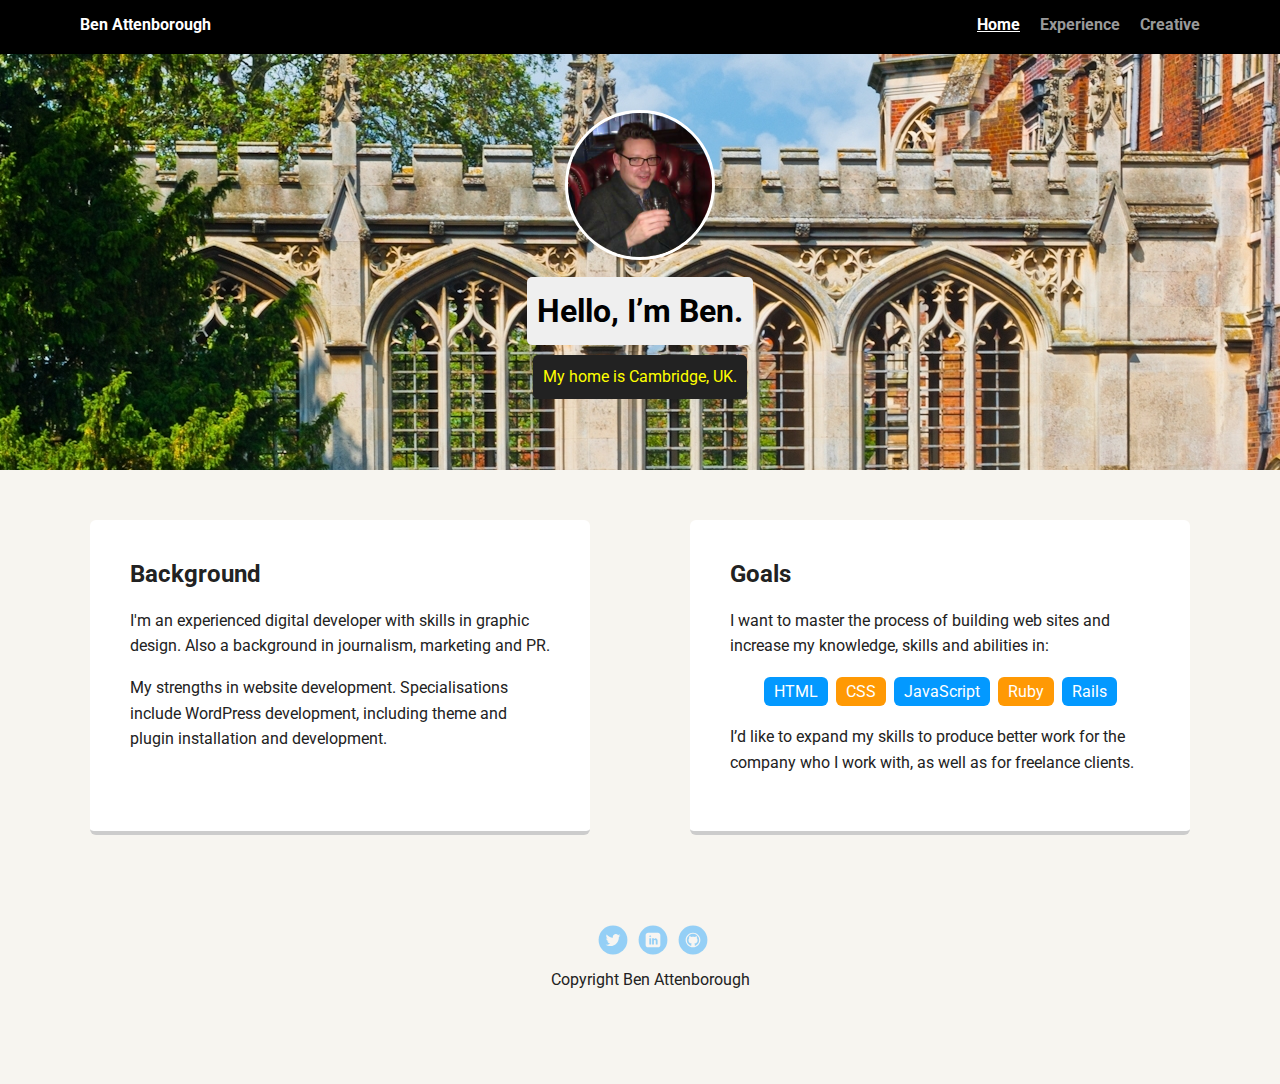
<file: index.html>
<!doctype html>
<html lang="en">
<head>
  <meta charset="utf-8">
  <title>Ben Attenborough's Profile</title>
  <meta name="viewport" content="width=device-width, initial-scale=1.0">
  <link rel="stylesheet" href="styles.css">
  <link href="https://fonts.googleapis.com/css?family=Muli%7CRoboto:400,300,500,700,900" rel="stylesheet"></head>
  <body>

    <div class="main-nav">
        <ul class="nav">
          <li class="name">Ben Attenborough</li>
          <li><a href="#" class="active">Home</a></li>
          <li><a href="experience.html">Experience</a></li>
          <li><a href="creative.html">Creative</a></li>
        </ul>
    </div>

    <header class="cambs-bg">
      <img src="images/me.jpg" alt="Photo of Ben Attenborough" class="profile-image">
      <h1 class="tag name">Hello, I’m Ben.</h1>
      <p class="tag location">My home is Cambridge, UK.</p>
    </header>

    <main class="flex">
      <div class="card">
        <h2>Background</h2>
        <p>I'm an experienced digital developer with skills in graphic design. Also a background in journalism, marketing and PR.</p>
        <p>My strengths in website development. Specialisations include WordPress development, including theme and plugin installation and development.</p>
      </div> 

      <div class="card">
        <h2>Goals</h2>
        <p>I want to master the process of building web sites and increase my knowledge, skills and abilities in:</p>
        <ul class="skills">
          <li>HTML</li>
          <li>CSS</li>
          <li>JavaScript</li>
          <li>Ruby</li>
          <li>Rails</li>
        </ul>
        <p>I’d like to expand my skills to produce better work for the company who I work with, as well as for freelance clients.</p>
      </div> 

    </main>
    <footer>
      <ul>
        <li><a href="https://twitter.com/WebDesignerBen" class="social twitter">Twitter</a></li>
        <li><a href="https://uk.linkedin.com/in/ben-attenborough-44154364" class="social linkedin">LinkedIn</a></li>
        <li><a href="https://github.com/BenAttenborough" class="social github">Github</a></li>
      </ul>
      <p class="copyright">Copyright Ben Attenborough</p>

    </footer>
  </body>
  </html>
</file>
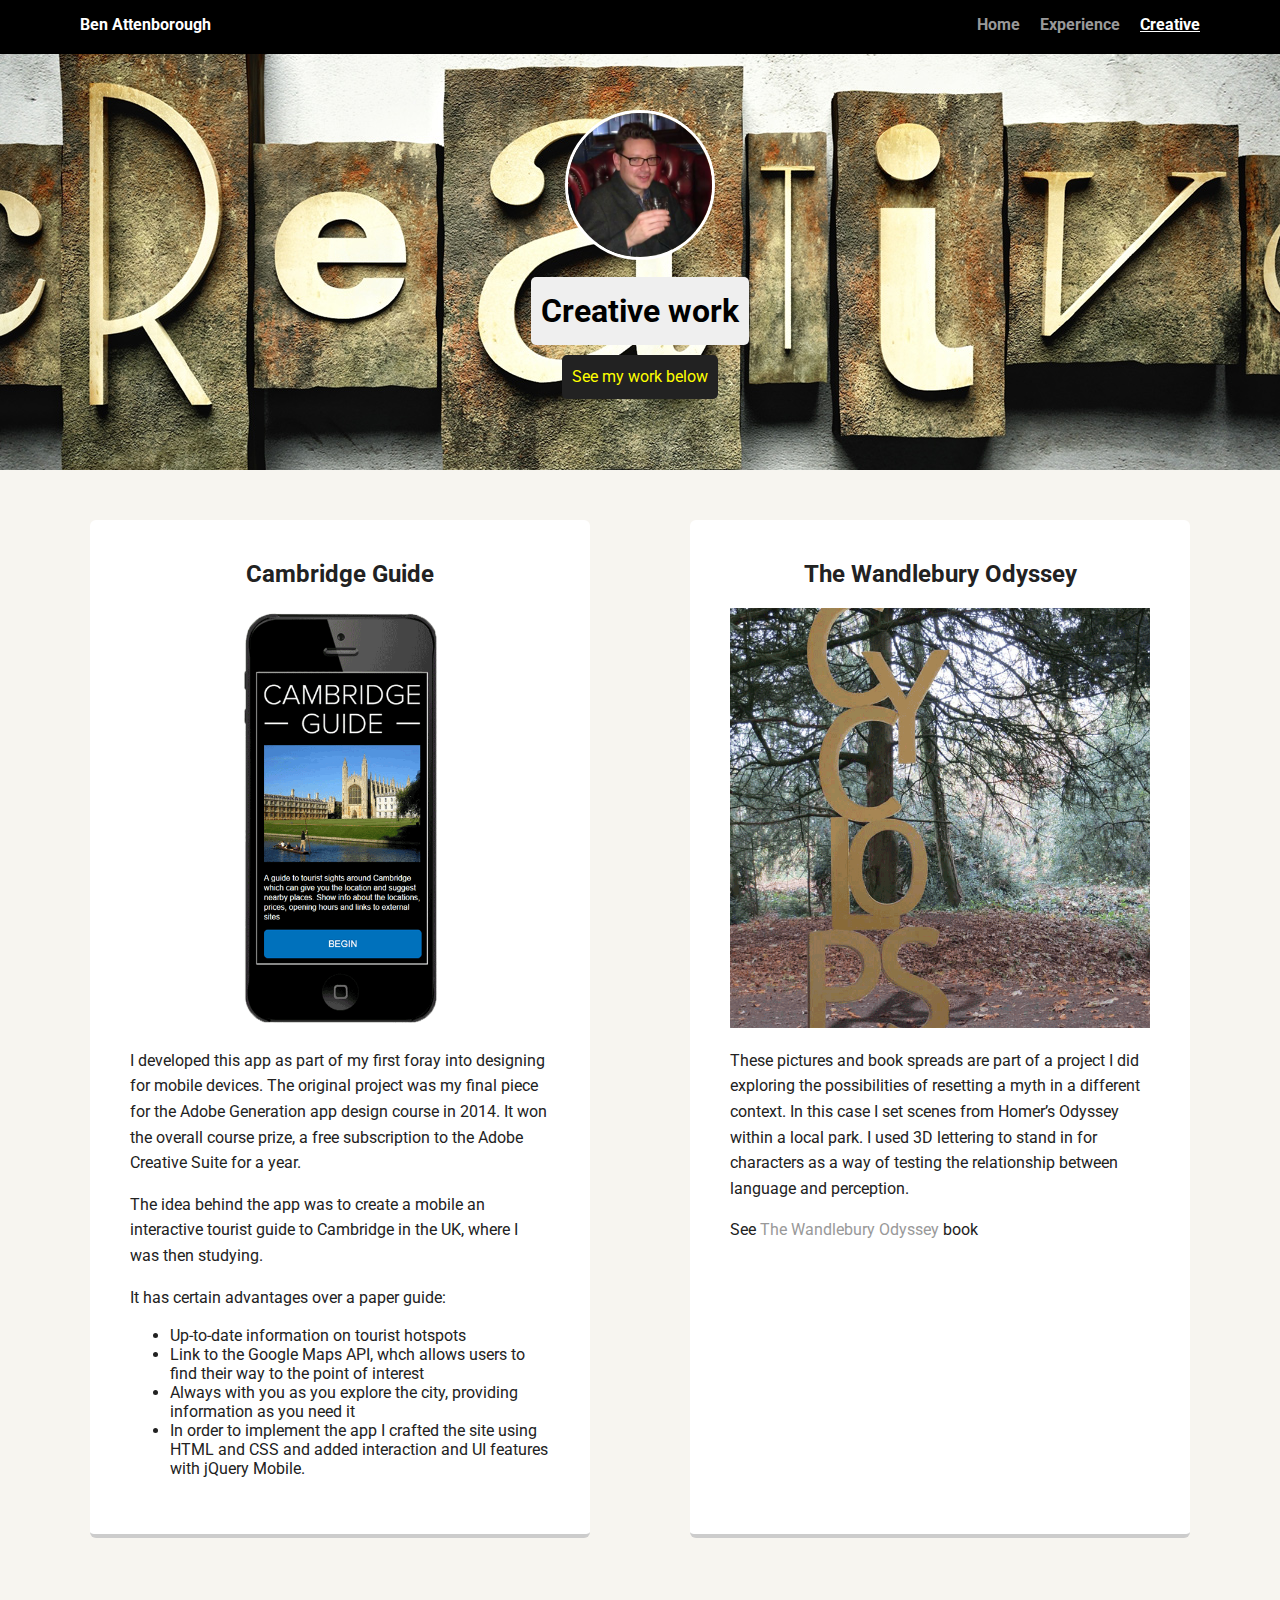
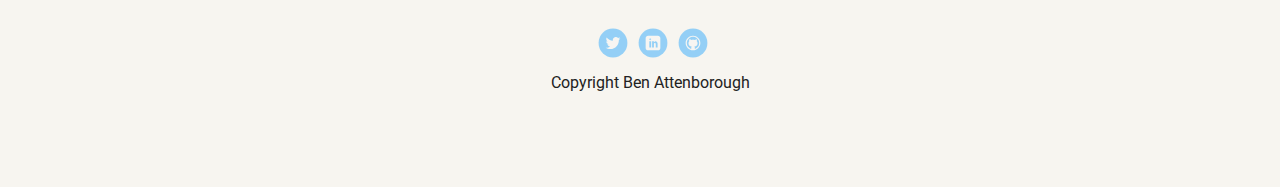
<file: creative.html>
<!doctype html>
<html lang="en">
<head>
  <meta charset="utf-8">
  <title>Creative</title>
  <meta name="viewport" content="width=device-width, initial-scale=1.0">
  <link rel="stylesheet" href="styles.css">
  <link href="https://fonts.googleapis.com/css?family=Muli%7CRoboto:400,300,500,700,900" rel="stylesheet"></head>
  <body>

    <div class="main-nav">
        <ul class="nav">
          <li class="name">Ben Attenborough</li>
          <li><a href="index.html">Home</a></li>
          <li><a href="experience.html">Experience</a></li>
          <li><a href="#" class="active">Creative</a></li>
        </ul>
    </div>

    <header class="art-bg">
      <img src="images/me.jpg" alt="Photo of Ben Attenborough" class="profile-image">
      <h1 class="tag name">Creative work</h1>
      <p class="tag location">See my work below</p>
    </header>

    <main class="flex">
      <div class="polaroid">
        <h2 class="centre-text">Cambridge Guide</h2>
        <div class="photo-container">
          <img src="images/creative/CambGuide.png" alt="Picture of a mobile phone with the Cam Guide displayed">
        </div>
        <p>I developed this app as part of my first foray into designing for mobile devices. The original project was my final piece for the Adobe Generation app design course in 2014. It won the overall course prize, a free subscription to the Adobe Creative Suite for a year.</p>
        <p>The idea behind the app was to create a mobile an interactive tourist guide to Cambridge in the UK, where I was then studying.</p>
        <p>It has certain advantages over a paper guide:</p>
        <ul>
          <li>Up-to-date information on tourist hotspots</li>
          <li>Link to the Google Maps API, whch allows users to find their way to the point of interest</li>
          <li>Always with you as you explore the city, providing information as you need it</li>
          <li>In order to implement the app I crafted the site using HTML and CSS and added interaction and UI features with jQuery Mobile.</li>
        </ul>
      </div> 

      <div class="polaroid">
        <h2 class="centre-text">The Wandlebury Odyssey</h2>
        <div class="photo-container">
          <img src="images/creative/Cyclops.png" alt="Picture of a Cyclops made from letters">
        </div>
        <p>These pictures and book spreads are part of a project I did exploring the possibilities of resetting a myth in a different context. In this case I set scenes from Homer’s Odyssey within a local park. I used 3D lettering to stand in for characters as a way of testing the relationship between language and perception.</p>
        <p>See <a href="http://issuu.com/benattenborough/docs/cyclopsbook">The Wandlebury Odyssey</a> book</p>
      </div> 

    </main>
    <footer>
      <ul>
        <li><a href="https://twitter.com/WebDesignerBen" class="social twitter">Twitter</a></li>
        <li><a href="https://uk.linkedin.com/in/ben-attenborough-44154364" class="social linkedin">LinkedIn</a></li>
        <li><a href="https://github.com/BenAttenborough" class="social github">Github</a></li>
      </ul>
      <p class="copyright">Copyright Ben Attenborough</p>

    </footer>
  </body>
  </html>
</file>
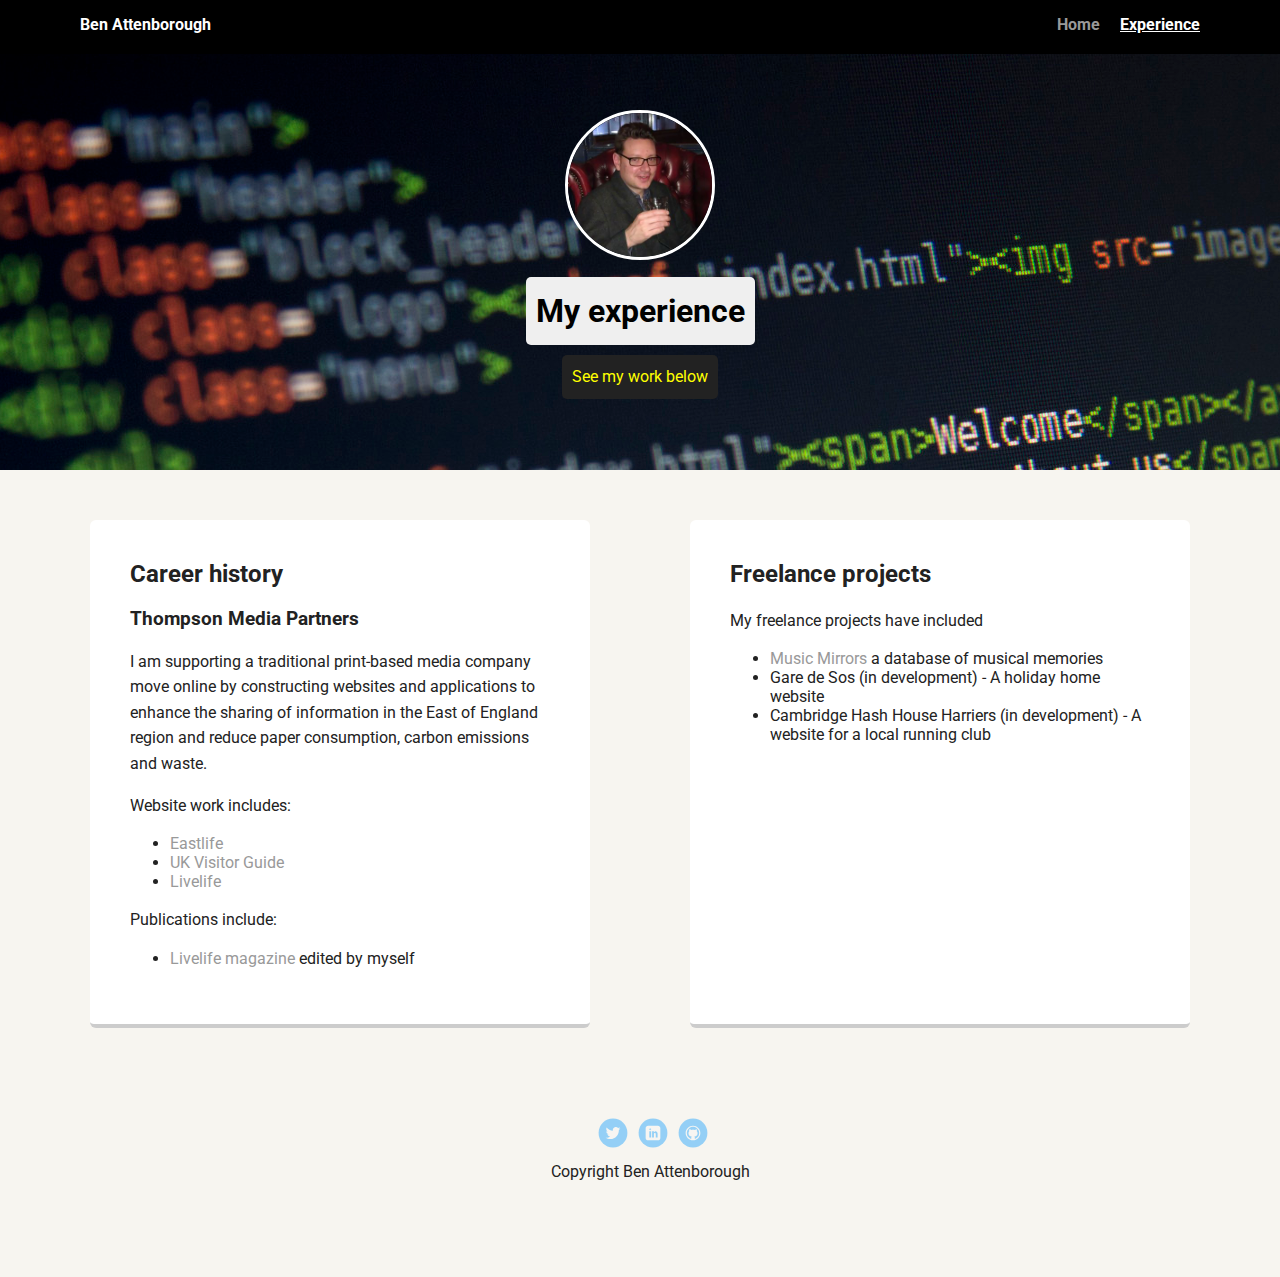
<file: experience.html>
<!doctype html>
<html lang="en">
<head>
  <meta charset="utf-8">
  <title>Experience</title>
  <meta name="viewport" content="width=device-width, initial-scale=1.0">
  <link rel="stylesheet" href="styles.css">
  <link href="https://fonts.googleapis.com/css?family=Muli%7CRoboto:400,300,500,700,900" rel="stylesheet"></head>
  <body>

    <div class="main-nav">
        <ul class="nav">
          <li class="name">Ben Attenborough</li>
          <li><a href="index.html">Home</a></li>
          <li><a href="#" class="active">Experience</a></li>
        </ul>
    </div>

    <header class="code-bg">
      <img src="images/me.jpg" alt="Photo of Ben Attenborough" class="profile-image">
      <h1 class="tag name">My experience</h1>
      <p class="tag location">See my work below</p>
    </header>

    <main class="flex">
      <div class="card">
        <h2>Career history</h2>
        <h3>Thompson Media Partners</h3>
        <p>I am supporting a traditional print-based media company move online by constructing websites and applications to enhance the sharing of information in the East of England region and reduce paper consumption, carbon emissions and waste.
        <p>Website work includes:</p>
        <ul>
          <li><a href="http://www.eastlife.co.uk/">Eastlife</a></li>
          <li><a href="http://www.ukvisitorguide.cn/">UK Visitor Guide</a></li>
          <li><a href="http://www.livelifemag.co.uk/">Livelife</a></li>
        </ul> 
        <p>Publications include:</p>
        <ul>
          <li><a href="http://issuu.com/eastmagazine/docs/livelife_aw_2015_issuu">Livelife magazine</a> edited by myself</li>
        </ul>
      </div> 

      <div class="card">
        <h2>Freelance projects</h2>
        <p>My freelance projects have included</p>
        <ul>
          <li><a href="http://www.musicmirrors.co.uk/">Music Mirrors</a> a database of musical memories</li>
          <li>Gare de Sos (in development) - A holiday home website</li>
          <li>Cambridge Hash House Harriers (in development) - A website for a local running club</li>
        </ul>
      </div> 

    </main>
    <footer>
      <ul>
        <li><a href="https://twitter.com/WebDesignerBen" class="social twitter">Twitter</a></li>
        <li><a href="https://uk.linkedin.com/in/ben-attenborough-44154364" class="social linkedin">LinkedIn</a></li>
        <li><a href="https://github.com/BenAttenborough" class="social github">Github</a></li>
      </ul>
      <p class="copyright">Copyright Ben Attenborough</p>

    </footer>
  </body>
  </html>
</file>
<file: styles.css>
/* Global Layout Set-up */
* { 
  box-sizing: border-box;
}
  
body {
  margin: 0;
  padding: 0;
  text-align: center;
  font-family: 'Roboto', sans-serif;
  color: #222;
  background: #f7f5f0;
}
/* Typography */

.centre-text{
  text-align: center;
}

/* Link Styles */

a {
  text-decoration: none;
  color: #999;
}
a:hover {
  color: #6633ff;
}

/* Section Styles */

.main-nav {
  width: 100%;
  background: black;
  min-height: 30px;
  padding: 10px;
  position: fixed;
  text-align: center;
}
.nav {
  display: flex;
  justify-content: space-around;
  font-weight: 700;
  list-style-type: none;
  margin: 0 auto;
  padding: 0;
}

.nav .name {
    display: block;
    margin-right: auto;
    color: white;
}
.nav li {
  padding: 5px 10px 10px 10px;
}
.nav a {
  transition: all .5s;
}
.nav a:hover {
  color: white;
}
.active {
  color: white;
  text-decoration: underline;
}

header {
  text-align: center;
  background-size: cover;
  overflow: hidden;
  padding-top: 60px;
}
header {
  line-height: 1.5;
}
header.cambs-bg{
  background: url('images/cambridge.jpg') no-repeat top center ;
  
}
header.code-bg{
  background: url('images/code.jpg') no-repeat top center ;
}
header.art-bg{
  background: url('images/creative.jpg') no-repeat top center ;
}
header .profile-image {
  margin-top: 50px;
  width: 150px;
  height: 150px;
  border-radius: 50%;
  border: 3px solid white;
  transition: all .5s;
}
header .profile-image:hover {
  transform: scale(1.2) rotate(5deg);
  box-shadow: 10px 10px 5px 0 rgba(0,0,0,0.75);
}
.tag {
  background-color: #efefef;
  color: black;
  padding: 10px;
  border-radius: 5px;
  display: table;
  margin: 10px auto;
} 
.location {
  background-color: #222;
  color: yellow;
}
.card {
  margin: 30px;
  padding: 20px 40px 40px;
  max-width: 500px;
  text-align: left;
  background: #fff;
  border-bottom: 4px solid #ccc;
  border-radius: 6px;
  transition: all .5s;
}
.card:hover {
  border-color: #ff99ff;
}
.polaroid {
  margin: 30px;
  padding: 20px 40px 40px;
  max-width: 500px;
  text-align: left;
  background: #fff;
  border-bottom: 4px solid #ccc;
  border-radius: 6px;
  transition: all .5s;
}
.polaroid:hover {
  border-color: #ff99ff;
}
.polaroid img {
  width: 100%;
  transition: transform 0.2s linear;
}
.polaroid img:hover {
  transform: scale(1.2);
}

.photo-container{
  overflow: hidden;
}

ul.skills {
  padding: 0;
  text-align: center;
}

.skills li {
  border-radius: 6px;
  display: inline-block;
  background: #ff9904;
  color: white;
  padding: 5px 10px;
  margin: 2px;
}

.skills li:nth-child(odd) {
  background: #0399ff;
}

footer {
  width: 100%;
  min-height: 30px;
  padding: 20px 0 40px 20px;
}

footer .copyright {
  top: -8px;
  font-size: .75em;
}

footer ul {
  list-style-type: none;
  margin: 0;
  padding: 0;
}

footer ul li {
  display: inline-block;
}

a.social {
  display: inline-block;
  text-indent: -9999px;
  margin-left: 5px;
  width: 30px;
  height: 30px;
  background-size: 30px 30px;
  opacity: .4;
  transition: all .5s;
}
a.twitter {
  background-image: url(images/twitter.svg);
}
a.linkedin {
  background-image: url(images/linkedin.svg);
}
a.github {
  background-image: url(images/github.svg);
}
a.social:hover {
  opacity: 1;
}
.clearfix {
  clear: both;
}

/* Styles for larger screens */
@media screen and (min-width: 720px) {
  
  .flex {
      display: -ms-flexbox;      /* TWEENER - IE 10 */
      display: flex; 
      max-width: 1200px;
      -ms-flex-pack: distribute;
      justify-content: space-around;
      margin: 0 auto;
  }

  header {
    min-height: 470px;
  }

  .nav {
    max-width: 1200px;
    padding: 0 30px;
  }


  main {
    padding-top: 20px;
  }

  main p {
    line-height: 1.6em;
  }

  footer {
    font-size: 1.3em;
    max-width: 1200px;
    margin: 40px auto;
  }

}
</file>
